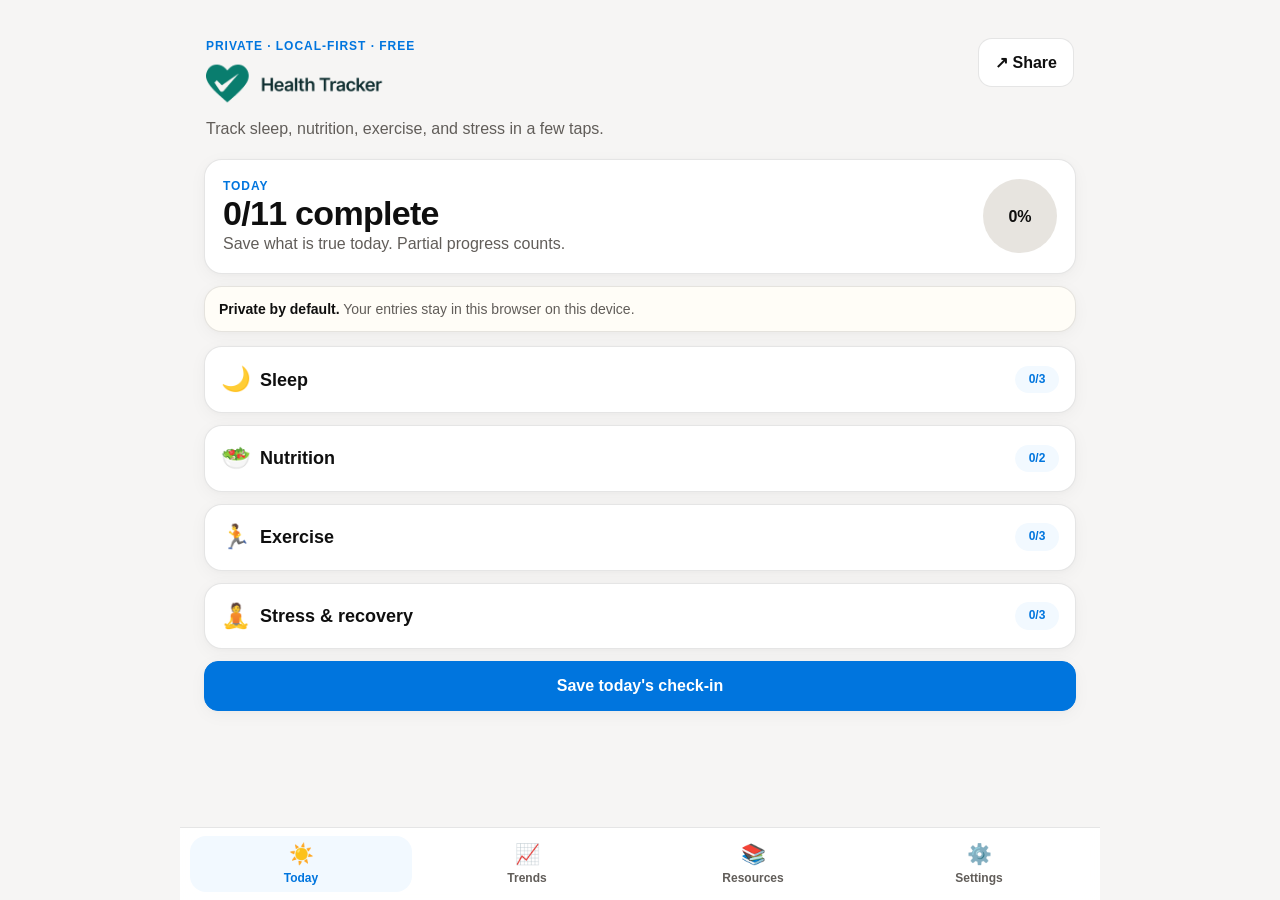
<file: index.html>
<!doctype html>
<html lang="en">
<head>
  <meta charset="utf-8">
  <meta name="viewport" content="width=device-width, initial-scale=1, viewport-fit=cover">
  <meta name="theme-color" content="#f6f5f4">
  <meta name="apple-mobile-web-app-capable" content="yes">
  <meta name="apple-mobile-web-app-title" content="Health Tracker">
  <meta name="apple-mobile-web-app-status-bar-style" content="default">
  <title>Health Tracker</title>
  <link rel="manifest" href="manifest.json?v=15">
  <link rel="icon" href="assets/icons/Health%20Tracker%20-%20App%20icon.png?v=15" type="image/png">
  <link rel="apple-touch-icon" href="assets/icons/Health%20Tracker%20-%20App%20icon.png?v=15">
  <link rel="stylesheet" href="assets/style.css?v=16">
</head>
<body>
  <div class="app-shell">
    <header class="app-header">
      <div>
        <p class="eyebrow">Private · local-first · free</p>
        <h1 class="brand-heading">
          <img src="assets/icons/Health%20Tracker%20-%20Primary%20logo%20with%20name.png" alt="Health Tracker" class="app-header-logo">
        </h1>
        <p class="subhead">Track sleep, nutrition, exercise, and stress in a few taps.</p>
      </div>
      <div class="header-actions">
        <button id="share-button" class="ghost-button" type="button" aria-label="Share Health Tracker">↗ Share</button>
        <button id="install-button" class="ghost-button" hidden>Install</button>
      </div>
    </header>

    <main>
      <section id="tab-today" class="screen active" aria-labelledby="today-title">
        <div class="summary-card">
          <div>
            <p class="eyebrow">Today</p>
            <h2 id="today-title"><span id="today-score">0/11</span> complete</h2>
            <p id="today-message" class="muted">Save what is true today. Partial progress counts.</p>
          </div>
          <div class="ring" aria-label="Today completion">
            <span id="today-percent">0%</span>
          </div>
        </div>

        <article class="privacy-strip" aria-label="Privacy note">
          <strong>Private by default.</strong> Your entries stay in this browser on this device.
        </article>

        <form id="checkin-form" class="stack" autocomplete="off">
          <article class="check-card" data-area="sleep">
            <button class="card-toggle" type="button" aria-expanded="false">
              <span><span class="emoji">🌙</span> Sleep</span><span id="sleep-score" class="pill">0/3</span>
            </button>
            <div class="card-body collapsed">
              <div class="field-grid two">
                <label>Bedtime<input type="time" id="sleep-bedtime"></label>
                <label>Wake time<input type="time" id="sleep-waketime"></label>
              </div>
              <p class="micro">Sleep length: <strong id="sleep-length">—</strong>. Goal: 8+ hours and bed before 11 pm.</p>
              <fieldset>
                <legend>Sleep quality</legend>
                <div class="quality-row" data-quality="sleep-quality">
                  <button type="button" data-value="1">😣<span>Poor</span></button>
                  <button type="button" data-value="2">😕<span>Fair</span></button>
                  <button type="button" data-value="3">😐<span>Okay</span></button>
                  <button type="button" data-value="4">😊<span>Good</span></button>
                  <button type="button" data-value="5">😄<span>Great</span></button>
                </div>
              </fieldset>
              <p class="tip">Tip: A consistent bedtime matters more than a perfect night.</p>
            </div>
          </article>

          <article class="check-card" data-area="nutrition">
            <button class="card-toggle" type="button" aria-expanded="false">
              <span><span class="emoji">🥗</span> Nutrition</span><span id="nutrition-score" class="pill">0/2</span>
            </button>
            <div class="card-body collapsed">
              <fieldset>
                <legend>Nutrition balance</legend>
                <div class="balance-row" data-rating="nutrition-balance" aria-label="Nutrition balance scale">
                  <button type="button" data-value="1"><span>Mostly snacks</span></button>
                  <button type="button" data-value="2"><span>Light balance</span></button>
                  <button type="button" data-value="3"><span>Some balance</span></button>
                  <button type="button" data-value="4"><span>Balanced</span></button>
                  <button type="button" data-value="5"><span>Very balanced</span></button>
                </div>
              </fieldset>
              <label class="switch-row"><span>Supplement taken</span><input type="checkbox" id="nutrition-supplement"></label>
              <p class="tip">Tip: Add protein or fiber before trying to restrict food.</p>
            </div>
          </article>

          <article class="check-card" data-area="exercise">
            <button class="card-toggle" type="button" aria-expanded="false">
              <span><span class="emoji">🏃</span> Exercise</span><span id="exercise-score" class="pill">0/3</span>
            </button>
            <div class="card-body collapsed">
              <div class="field-grid three">
                <label>Cardio<input inputmode="numeric" type="number" min="0" max="600" id="exercise-cardio" placeholder="0 min"></label>
                <label>Strength<input inputmode="numeric" type="number" min="0" max="600" id="exercise-weight" placeholder="0 min"></label>
                <label>Stretch<input inputmode="numeric" type="number" min="0" max="600" id="exercise-stretch" placeholder="0 min"></label>
              </div>
              <p class="tip">Tip: On low-energy days, stretch still counts.</p>
            </div>
          </article>

          <article class="check-card" data-area="stress">
            <button class="card-toggle" type="button" aria-expanded="false">
              <span><span class="emoji">🧘</span> Stress & recovery</span><span id="stress-score" class="pill">0/3</span>
            </button>
            <div class="card-body collapsed">
              <label>Meditation<input inputmode="numeric" type="number" min="0" max="600" id="stress-meditation" placeholder="0 min"></label>
              <label class="switch-row"><span>Social activity</span><input type="checkbox" id="stress-social"></label>
              <p class="micro">Examples: text or call someone, share a meal, join a class or group, attend church/community time, play with family, or offer/receive affection.</p>
              <label>Thanks/pray note<textarea id="stress-thanks" rows="3" maxlength="240" placeholder="One short gratitude, prayer, or reflection..."></textarea></label>
              <p class="tip">Tip: One short social connection or affection can support recovery.</p>
            </div>
          </article>

          <button class="primary-button" type="submit">Save today's check-in</button>
        </form>
      </section>

      <section id="tab-trends" class="screen" aria-labelledby="trends-title">
        <div class="section-heading">
          <p class="eyebrow">Patterns</p>
          <h2 id="trends-title">Trends</h2>
          <p class="muted">Simple summaries from data stored on this device.</p>
        </div>
        <div id="trend-grid" class="trend-grid"></div>
      </section>

      <section id="tab-resources" class="screen" aria-labelledby="resources-title">
        <div class="section-heading">
          <p class="eyebrow">Learn</p>
          <h2 id="resources-title">Resources</h2>
          <p class="muted">Expandable modules for your own posts, links, and reviewed starter resources.</p>
        </div>
        <div id="resource-list" class="resource-list"></div>
      </section>

      <section id="tab-settings" class="screen" aria-labelledby="settings-title">
        <div class="section-heading">
          <p class="eyebrow">Control</p>
          <h2 id="settings-title">Settings & privacy</h2>
          <p class="muted">Your check-ins stay in this browser on this device.</p>
        </div>
        <article class="info-card">
          <h3>Share Health Tracker</h3>
          <p class="muted">Share this private, free habit tracking tool with friends, family, or your community.</p>
          <button id="share-settings-button" class="primary-button" type="button">↗ Share app link</button>
        </article>
        <article class="info-card">
          <h3>Privacy promise</h3>
          <p>This beta stores check-in data only in your browser on your device. There is no account, no server database, and no email collection.</p>
        </article>
        <article class="info-card">
          <h3>Health disclaimer</h3>
          <p>This tool is for personal reflection and habit tracking only. It is not medical advice, diagnosis, or treatment. For medical questions, symptoms, or changes to care, talk with a qualified health professional.</p>
        </article>
        <article class="info-card feedback-card">
          <h3>Feedback</h3>
          <p class="muted">Use a short Google Form to send feedback to the app owner. Please do not include your email address or personal medical details.</p>
          <form id="feedback-form" class="feedback-form">
            <button class="primary-button" type="submit">Open feedback form</button>
            <p id="feedback-status" class="micro" aria-live="polite">Feedback form is connected and opens in a new tab.</p>
          </form>
        </article>
      </section>
    </main>

    <nav class="bottom-nav" aria-label="Primary navigation">
      <button data-tab="today" class="active"><span>☀️</span>Today</button>
      <button data-tab="trends"><span>📈</span>Trends</button>
      <button data-tab="resources"><span>📚</span>Resources</button>
      <button data-tab="settings"><span>⚙️</span>Settings</button>
    </nav>
  </div>
  <div id="toast" class="toast" role="status" aria-live="polite"></div>
  <script src="assets/app.js?v=15"></script>
</body>
</html>
</file>
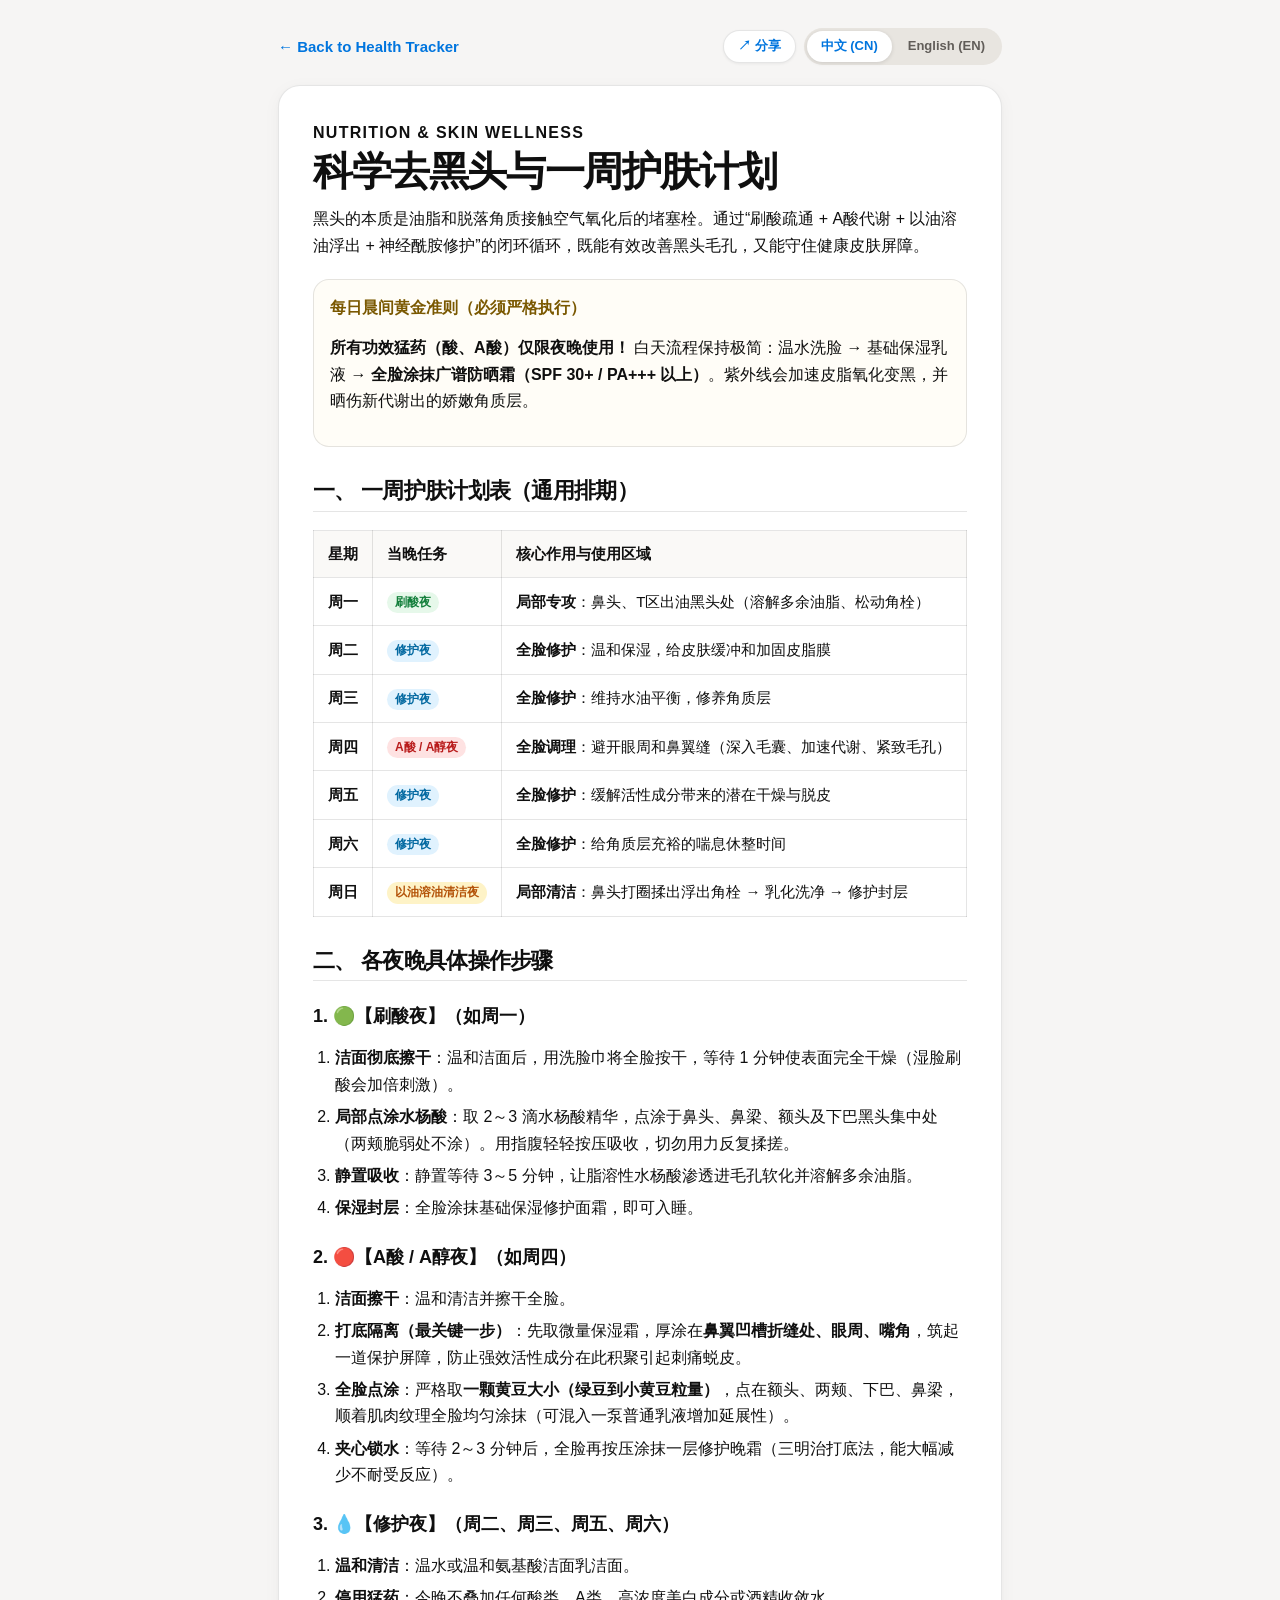
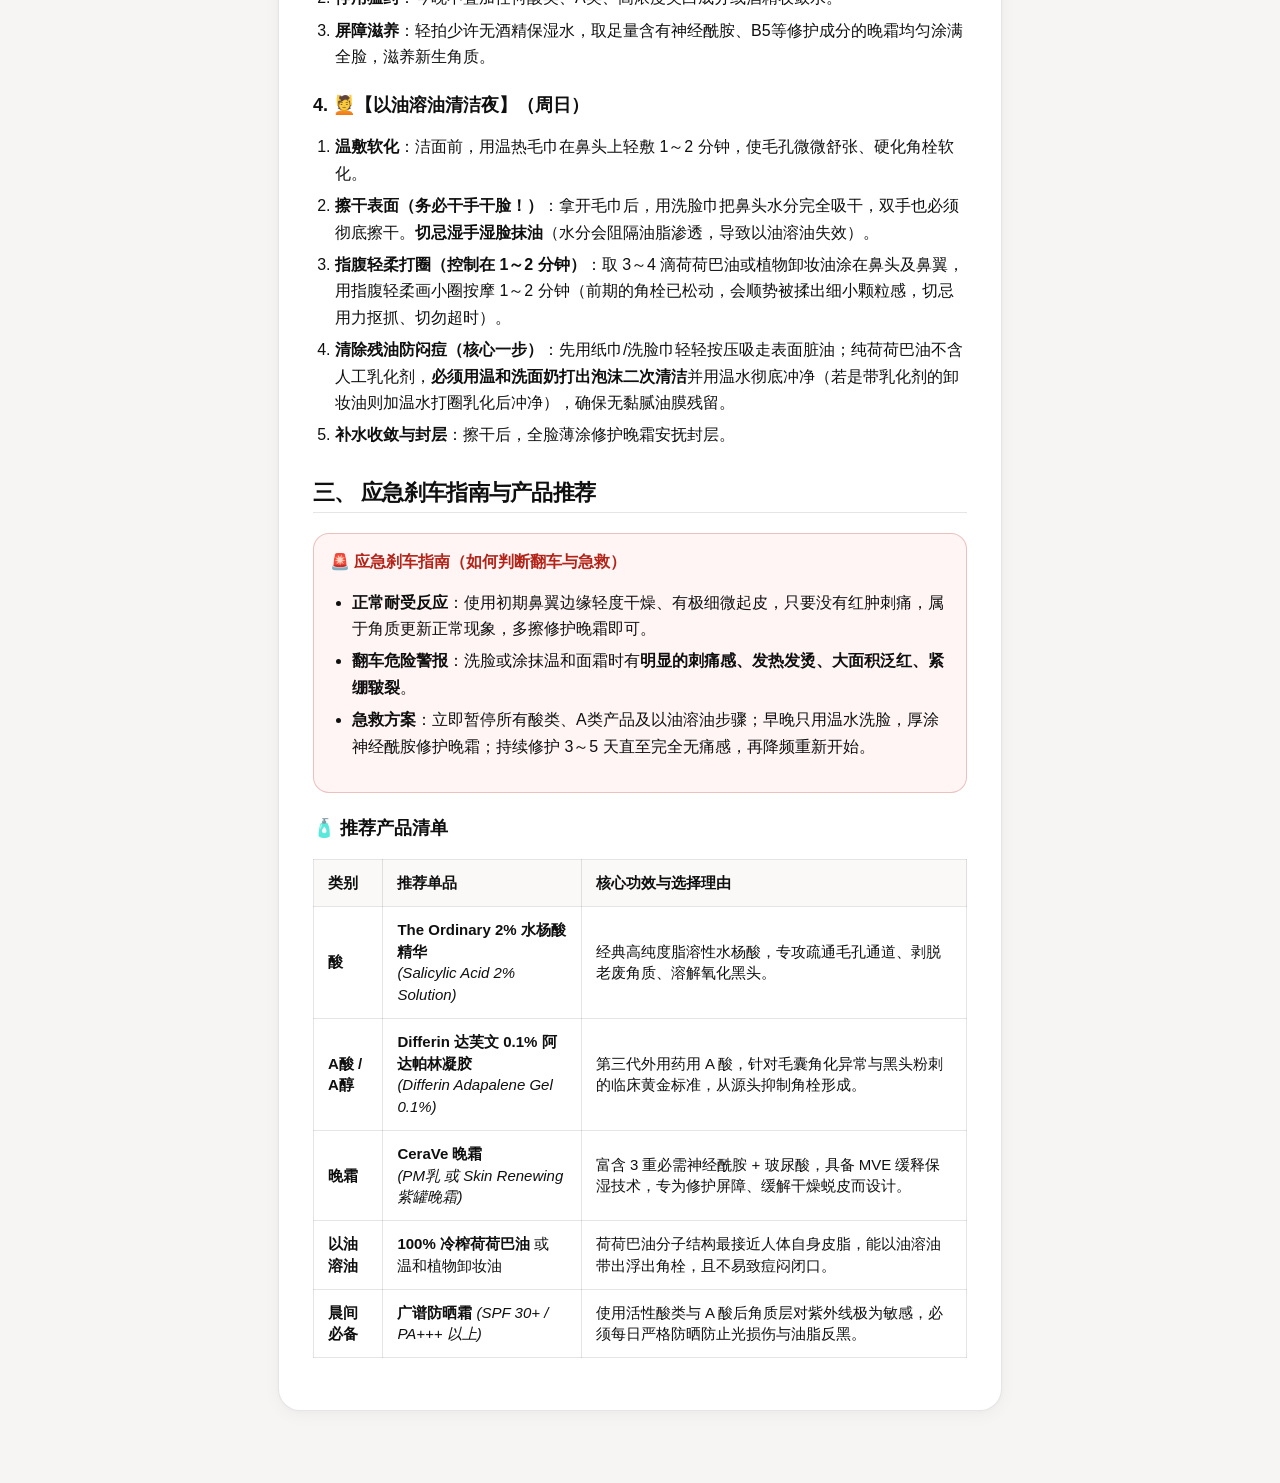
<file: posts/skincare-blackheads-routine.html>
<!doctype html>
<html lang="zh-CN">
<head>
  <meta charset="utf-8">
  <meta name="viewport" content="width=device-width, initial-scale=1">
  <meta name="theme-color" content="#f6f5f4">
  <title>科学去黑头与一周护肤计划 | Health Tracker</title>
  <link rel="stylesheet" href="../assets/style.css?v=15">
  <style>
    .post-shell { max-width: 760px; margin: 0 auto; padding: 28px 18px 72px; }
    .post-card { background: var(--panel); border: 1px solid var(--line); border-radius: 22px; box-shadow: var(--shadow); padding: clamp(20px, 5vw, 34px); }
    .top-bar { display: flex; justify-content: space-between; align-items: center; margin-bottom: 20px; flex-wrap: wrap; gap: 10px; }
    .top-bar .back-link { margin-bottom: 0; color: var(--accent); font-weight: 800; text-decoration: none; font-size: 15px; }
    .top-bar .back-link:hover { text-decoration: underline; }
    .top-actions { display: flex; align-items: center; gap: 8px; flex-wrap: wrap; }
    .share-btn { border: 1px solid var(--line); background: #ffffff; padding: 6px 14px; border-radius: 999px; font-size: 13px; font-weight: 800; color: var(--accent); cursor: pointer; transition: all .15s ease; display: inline-flex; align-items: center; gap: 4px; box-shadow: 0 1px 3px rgba(0,0,0,0.06); }
    .share-btn:hover { background: var(--soft); }
    .toast { position: fixed; left: 50%; bottom: 40px; transform: translateX(-50%) translateY(20px); background: rgba(20, 20, 20, 0.92); color: #fff; padding: 10px 18px; border-radius: 999px; font-size: 14px; font-weight: 700; opacity: 0; pointer-events: none; transition: opacity .2s ease, transform .2s ease; z-index: 1000; box-shadow: 0 6px 20px rgba(0,0,0,.2); white-space: nowrap; }
    .toast.visible { opacity: 1; transform: translateX(-50%) translateY(0); }
    
    /* Language Toggle Switch */
    .lang-switch { display: inline-flex; align-items: center; background: #e8e5e0; padding: 3px; border-radius: 999px; gap: 2px; }
    .lang-btn { border: 0; background: transparent; padding: 6px 14px; border-radius: 999px; font-size: 13px; font-weight: 800; color: var(--muted); cursor: pointer; transition: all .15s ease; }
    .lang-btn.active { background: #ffffff; color: var(--accent); box-shadow: 0 1px 4px rgba(0,0,0,0.12); }
    
    .post-card h1 { font-size: clamp(26px, 6vw, 40px); margin-bottom: 12px; line-height: 1.15; }
    .post-card h2 { font-size: 22px; margin-top: 32px; margin-bottom: 14px; border-bottom: 1px solid var(--line); padding-bottom: 8px; color: var(--text); }
    .post-card h3 { font-size: 18px; margin-top: 22px; margin-bottom: 10px; color: var(--text); }
    .post-card p, .post-card li { font-size: 16px; line-height: 1.65; color: var(--text); }
    .post-card ul, .post-card ol { padding-left: 22px; margin-bottom: 16px; }
    .post-card li { margin-bottom: 6px; }
    .tip-box { margin: 20px 0; padding: 16px; border: 1px solid var(--line); border-radius: 16px; background: #fffdf7; }
    .tip-box h3 { margin: 0 0 6px; font-size: 16px; color: #7a5800; }
    .alert-box { margin: 20px 0; padding: 16px; border: 1px solid rgba(180, 35, 24, 0.25); border-radius: 16px; background: #fff5f5; }
    .alert-box h3 { margin: 0 0 6px; font-size: 16px; color: var(--danger); }
    .table-wrap { overflow-x: auto; margin: 18px 0; }
    table { width: 100%; border-collapse: collapse; font-size: 15px; text-align: left; }
    th, td { border: 1px solid var(--line); padding: 12px 14px; }
    th { background: #faf9f7; font-weight: 800; }
    .badge { display: inline-block; padding: 2px 8px; border-radius: 999px; font-size: 12px; font-weight: 800; }
    .badge-acid { background: #e6f8ea; color: #15803d; }
    .badge-retinoid { background: #fee2e2; color: #b91c1c; }
    .badge-repair { background: #e0f2fe; color: #0369a1; }
    .badge-oil { background: #fef3c7; color: #b45309; }

    /* Language display toggle */
    .lang-en { display: none; }
    body.show-en .lang-zh { display: none; }
    body.show-en .lang-en { display: block; }
  </style>
</head>
<body>
  <main class="post-shell">
    <div class="top-bar">
      <a class="back-link" href="../index.html#resources">← Back to Health Tracker</a>
      <div class="top-actions">
        <button type="button" id="share-post-btn" class="share-btn" onclick="sharePost()">
          <span>↗</span> <span id="share-label">分享</span>
        </button>
        <div class="lang-switch" role="group" aria-label="Language Selector">
          <button type="button" id="btn-zh" class="lang-btn active" onclick="setLang('zh')">中文 (CN)</button>
          <button type="button" id="btn-en" class="lang-btn" onclick="setLang('en')">English (EN)</button>
        </div>
      </div>
    </div>

    <!-- ==================== CHINESE CONTENT ==================== -->
    <article class="post-card lang-zh">
      <p class="eyebrow">Nutrition & Skin Wellness</p>
      <h1>科学去黑头与一周护肤计划</h1>
      <p class="subhead">黑头的本质是油脂和脱落角质接触空气氧化后的堵塞栓。通过“刷酸疏通 + A酸代谢 + 以油溶油浮出 + 神经酰胺修护”的闭环循环，既能有效改善黑头毛孔，又能守住健康皮肤屏障。</p>

      <section class="tip-box">
        <h3>每日晨间黄金准则（必须严格执行）</h3>
        <p><strong>所有功效猛药（酸、A酸）仅限夜晚使用！</strong> 白天流程保持极简：温水洗脸 → 基础保湿乳液 → <strong>全脸涂抹广谱防晒霜（SPF 30+ / PA+++ 以上）</strong>。紫外线会加速皮脂氧化变黑，并晒伤新代谢出的娇嫩角质层。</p>
      </section>

      <h2>一、 一周护肤计划表（通用排期）</h2>
      <div class="table-wrap">
        <table>
          <thead>
            <tr>
              <th>星期</th>
              <th>当晚任务</th>
              <th>核心作用与使用区域</th>
            </tr>
          </thead>
          <tbody>
            <tr>
              <td><strong>周一</strong></td>
              <td><span class="badge badge-acid">刷酸夜</span></td>
              <td><strong>局部专攻</strong>：鼻头、T区出油黑头处（溶解多余油脂、松动角栓）</td>
            </tr>
            <tr>
              <td><strong>周二</strong></td>
              <td><span class="badge badge-repair">修护夜</span></td>
              <td><strong>全脸修护</strong>：温和保湿，给皮肤缓冲和加固皮脂膜</td>
            </tr>
            <tr>
              <td><strong>周三</strong></td>
              <td><span class="badge badge-repair">修护夜</span></td>
              <td><strong>全脸修护</strong>：维持水油平衡，修养角质层</td>
            </tr>
            <tr>
              <td><strong>周四</strong></td>
              <td><span class="badge badge-retinoid">A酸 / A醇夜</span></td>
              <td><strong>全脸调理</strong>：避开眼周和鼻翼缝（深入毛囊、加速代谢、紧致毛孔）</td>
            </tr>
            <tr>
              <td><strong>周五</strong></td>
              <td><span class="badge badge-repair">修护夜</span></td>
              <td><strong>全脸修护</strong>：缓解活性成分带来的潜在干燥与脱皮</td>
            </tr>
            <tr>
              <td><strong>周六</strong></td>
              <td><span class="badge badge-repair">修护夜</span></td>
              <td><strong>全脸修护</strong>：给角质层充裕的喘息休整时间</td>
            </tr>
            <tr>
              <td><strong>周日</strong></td>
              <td><span class="badge badge-oil">以油溶油清洁夜</span></td>
              <td><strong>局部清洁</strong>：鼻头打圈揉出浮出角栓 → 乳化洗净 → 修护封层</td>
            </tr>
          </tbody>
        </table>
      </div>

      <h2>二、 各夜晚具体操作步骤</h2>

      <h3>1. 🟢【刷酸夜】（如周一）</h3>
      <ol>
        <li><strong>洁面彻底擦干</strong>：温和洁面后，用洗脸巾将全脸按干，等待 1 分钟使表面完全干燥（湿脸刷酸会加倍刺激）。</li>
        <li><strong>局部点涂水杨酸</strong>：取 2～3 滴水杨酸精华，点涂于鼻头、鼻梁、额头及下巴黑头集中处（两颊脆弱处不涂）。用指腹轻轻按压吸收，切勿用力反复揉搓。</li>
        <li><strong>静置吸收</strong>：静置等待 3～5 分钟，让脂溶性水杨酸渗透进毛孔软化并溶解多余油脂。</li>
        <li><strong>保湿封层</strong>：全脸涂抹基础保湿修护面霜，即可入睡。</li>
      </ol>

      <h3>2. 🔴【A酸 / A醇夜】（如周四）</h3>
      <ol>
        <li><strong>洁面擦干</strong>：温和清洁并擦干全脸。</li>
        <li><strong>打底隔离（最关键一步）</strong>：先取微量保湿霜，厚涂在<strong>鼻翼凹槽折缝处、眼周、嘴角</strong>，筑起一道保护屏障，防止强效活性成分在此积聚引起刺痛蜕皮。</li>
        <li><strong>全脸点涂</strong>：严格取<strong>一颗黄豆大小（绿豆到小黄豆粒量）</strong>，点在额头、两颊、下巴、鼻梁，顺着肌肉纹理全脸均匀涂抹（可混入一泵普通乳液增加延展性）。</li>
        <li><strong>夹心锁水</strong>：等待 2～3 分钟后，全脸再按压涂抹一层修护晚霜（三明治打底法，能大幅减少不耐受反应）。</li>
      </ol>

      <h3>3. 💧【修护夜】（周二、周三、周五、周六）</h3>
      <ol>
        <li><strong>温和清洁</strong>：温水或温和氨基酸洁面乳洁面。</li>
        <li><strong>停用猛药</strong>：今晚不叠加任何酸类、A类、高浓度美白成分或酒精收敛水。</li>
        <li><strong>屏障滋养</strong>：轻拍少许无酒精保湿水，取足量含有神经酰胺、B5等修护成分的晚霜均匀涂满全脸，滋养新生角质。</li>
      </ol>

      <h3>4. 💆【以油溶油清洁夜】（周日）</h3>
      <ol>
        <li><strong>温敷软化</strong>：洁面前，用温热毛巾在鼻头上轻敷 1～2 分钟，使毛孔微微舒张、硬化角栓软化。</li>
        <li><strong>擦干表面（务必干手干脸！）</strong>：拿开毛巾后，用洗脸巾把鼻头水分完全吸干，双手也必须彻底擦干。<strong>切忌湿手湿脸抹油</strong>（水分会阻隔油脂渗透，导致以油溶油失效）。</li>
        <li><strong>指腹轻柔打圈（控制在 1～2 分钟）</strong>：取 3～4 滴荷荷巴油或植物卸妆油涂在鼻头及鼻翼，用指腹轻柔画小圈按摩 1～2 分钟（前期的角栓已松动，会顺势被揉出细小颗粒感，切忌用力抠抓、切勿超时）。</li>
        <li><strong>清除残油防闷痘（核心一步）</strong>：先用纸巾/洗脸巾轻轻按压吸走表面脏油；纯荷荷巴油不含人工乳化剂，<strong>必须用温和洗面奶打出泡沫二次清洁</strong>并用温水彻底冲净（若是带乳化剂的卸妆油则加温水打圈乳化后冲净），确保无黏腻油膜残留。</li>
        <li><strong>补水收敛与封层</strong>：擦干后，全脸薄涂修护晚霜安抚封层。</li>
      </ol>

      <h2>三、 应急刹车指南与产品推荐</h2>

      <section class="alert-box">
        <h3>🚨 应急刹车指南（如何判断翻车与急救）</h3>
        <ul>
          <li><strong>正常耐受反应</strong>：使用初期鼻翼边缘轻度干燥、有极细微起皮，只要没有红肿刺痛，属于角质更新正常现象，多擦修护晚霜即可。</li>
          <li><strong>翻车危险警报</strong>：洗脸或涂抹温和面霜时有<strong>明显的刺痛感、发热发烫、大面积泛红、紧绷皲裂</strong>。</li>
          <li><strong>急救方案</strong>：立即暂停所有酸类、A类产品及以油溶油步骤；早晚只用温水洗脸，厚涂神经酰胺修护晚霜；持续修护 3～5 天直至完全无痛感，再降频重新开始。</li>
        </ul>
      </section>

      <h3>🧴 推荐产品清单</h3>
      <div class="table-wrap">
        <table>
          <thead>
            <tr>
              <th>类别</th>
              <th>推荐单品</th>
              <th>核心功效与选择理由</th>
            </tr>
          </thead>
          <tbody>
            <tr>
              <td><strong>酸</strong></td>
              <td><strong>The Ordinary 2% 水杨酸精华</strong><br><em>(Salicylic Acid 2% Solution)</em></td>
              <td>经典高纯度脂溶性水杨酸，专攻疏通毛孔通道、剥脱老废角质、溶解氧化黑头。</td>
            </tr>
            <tr>
              <td><strong>A酸 / A醇</strong></td>
              <td><strong>Differin 达芙文 0.1% 阿达帕林凝胶</strong><br><em>(Differin Adapalene Gel 0.1%)</em></td>
              <td>第三代外用药用 A 酸，针对毛囊角化异常与黑头粉刺的临床黄金标准，从源头抑制角栓形成。</td>
            </tr>
            <tr>
              <td><strong>晚霜</strong></td>
              <td><strong>CeraVe 晚霜</strong><br><em>(PM乳 或 Skin Renewing 紫罐晚霜)</em></td>
              <td>富含 3 重必需神经酰胺 + 玻尿酸，具备 MVE 缓释保湿技术，专为修护屏障、缓解干燥蜕皮而设计。</td>
            </tr>
            <tr>
              <td><strong>以油溶油</strong></td>
              <td><strong>100% 冷榨荷荷巴油</strong> 或 温和植物卸妆油</td>
              <td>荷荷巴油分子结构最接近人体自身皮脂，能以油溶油带出浮出角栓，且不易致痘闷闭口。</td>
            </tr>
            <tr>
              <td><strong>晨间必备</strong></td>
              <td><strong>广谱防晒霜</strong> <em>(SPF 30+ / PA+++ 以上)</em></td>
              <td>使用活性酸类与 A 酸后角质层对紫外线极为敏感，必须每日严格防晒防止光损伤与油脂反黑。</td>
            </tr>
          </tbody>
        </table>
      </div>
    </article>

    <!-- ==================== ENGLISH CONTENT ==================== -->
    <article class="post-card lang-en">
      <p class="eyebrow">Nutrition & Skin Wellness</p>
      <h1>Scientific Blackhead Removal & Weekly Skincare Routine</h1>
      <p class="subhead">Blackheads are plugs of oxidized sebum and dead skin cells trapped inside follicles. By practicing a closed-loop cycle of "BHA exfoliation + Retinoid renewal + Oil dissolution + Ceramide barrier repair," you can clear clogged pores and improve texture while keeping your moisture barrier intact.</p>

      <section class="tip-box">
        <h3>Daily Morning Golden Rule (Mandatory)</h3>
        <p><strong>All potent active ingredients (Acids, Retinoids) are strictly for NIGHT use only!</strong> Keep mornings minimal: Rinse with lukewarm water → Gentle moisturizer → <strong>Broad-Spectrum Sunscreen (SPF 30+ / PA+++)</strong>. UV exposure rapidly oxidizes sebum into dark blackheads and damages newly exfoliated skin.</p>
      </section>

      <h2>1. Weekly Skincare Schedule (General Routine)</h2>
      <div class="table-wrap">
        <table>
          <thead>
            <tr>
              <th>Day</th>
              <th>Night Focus</th>
              <th>Target Area & Purpose</th>
            </tr>
          </thead>
          <tbody>
            <tr>
              <td><strong>Monday</strong></td>
              <td><span class="badge badge-acid">BHA Exfoliation Night</span></td>
              <td><strong>Targeted T-Zone</strong>: Nose and oily areas (dissolves excess sebum and loosens hardened plugs).</td>
            </tr>
            <tr>
              <td><strong>Tuesday</strong></td>
              <td><span class="badge badge-repair">Barrier Repair Night</span></td>
              <td><strong>Full Face</strong>: Gentle hydration to buffer and rebuild the skin lipid barrier.</td>
            </tr>
            <tr>
              <td><strong>Wednesday</strong></td>
              <td><span class="badge badge-repair">Barrier Repair Night</span></td>
              <td><strong>Full Face</strong>: Balances moisture levels and lets the stratum corneum recuperate.</td>
            </tr>
            <tr>
              <td><strong>Thursday</strong></td>
              <td><span class="badge badge-retinoid">Retinoid Night</span></td>
              <td><strong>Full Face</strong>: Avoid eye contour & nasal fold creases (deep cellular renewal, refines pore walls).</td>
            </tr>
            <tr>
              <td><strong>Friday</strong></td>
              <td><span class="badge badge-repair">Barrier Repair Night</span></td>
              <td><strong>Full Face</strong>: Relieves potential dryness or tightness following active treatments.</td>
            </tr>
            <tr>
              <td><strong>Saturday</strong></td>
              <td><span class="badge badge-repair">Barrier Repair Night</span></td>
              <td><strong>Full Face</strong>: Ample rest and nourishment period for skin barrier stability.</td>
            </tr>
            <tr>
              <td><strong>Sunday</strong></td>
              <td><span class="badge badge-oil">Oil Cleansing Night</span></td>
              <td><strong>Targeted Nose</strong>: Gentle circular massage to roll out loosened plugs → Emulsify & rinse → Barrier cream.</td>
            </tr>
          </tbody>
        </table>
      </div>

      <h2>2. Step-by-Step Nightly Procedures</h2>

      <h3>1. 🟢 BHA Exfoliation Night (e.g., Monday)</h3>
      <ol>
        <li><strong>Cleanse & Dry Completely</strong>: Wash with a mild cleanser and pat thoroughly dry with a clean towel. Wait 1 full minute to ensure skin is bone dry (applying acids to damp skin increases penetration rate and risk of irritation).</li>
        <li><strong>Targeted Application</strong>: Dispense 2–3 drops of salicylic acid serum and gently pat over the nose, nose bridge, forehead, and chin where blackheads concentrate (skip delicate dry cheeks). Pat gently—do not scrub vigorously.</li>
        <li><strong>Allow to Penetrate</strong>: Wait 3–5 minutes for the lipid-soluble BHA to penetrate into pores and dissolve trapped oil.</li>
        <li><strong>Moisturize & Seal</strong>: Apply a layer of gentle barrier night cream across the whole face, then sleep.</li>
      </ol>

      <h3>2. 🔴 Retinoid Night (e.g., Thursday)</h3>
      <ol>
        <li><strong>Cleanse & Dry</strong>: Wash gently and pat face completely dry.</li>
        <li><strong>Buffer Delicate Zones (Crucial)</strong>: Dab a small amount of basic moisturizer into the <strong>nasal crease folds, eye contour, and lip corners</strong> to form an occlusive shield, preventing retinoid from pooling and causing raw peeling.</li>
        <li><strong>Pea-Sized Amount</strong>: Strictly use a <strong>pea-sized amount</strong>. Dot across forehead, cheeks, chin, and nose bridge, then smooth evenly over the face (you can blend with a pump of light moisturizer to improve spreadability).</li>
        <li><strong>Sandwich Lock-in</strong>: Wait 2–3 minutes, then seal with another layer of barrier night cream (the "Sandwich Method" significantly reduces retinization side effects).</li>
      </ol>

      <h3>3. 💧 Barrier Repair Nights (Tue, Wed, Fri, Sat)</h3>
      <ol>
        <li><strong>Gentle Cleanse</strong>: Wash with lukewarm water or a mild amino-acid face wash.</li>
        <li><strong>No Potent Actives</strong>: Do not layer any acids, retinoids, high-percentage brightening serums, or alcohol toners tonight.</li>
        <li><strong>Deep Nourishment</strong>: Pat an alcohol-free hydrating toner if desired, then apply a generous layer of ceramide- and B5-rich night cream to support healthy stratum corneum regeneration.</li>
      </ol>

      <h3>4. 💆 Oil Cleansing Night (Sunday)</h3>
      <ol>
        <li><strong>Warm Compress</strong>: Before cleansing, place a warm, damp cloth over the nose for 1–2 minutes to relax pores and soften hardened sebum plugs.</li>
        <li><strong>Pat Completely Dry (Dry Hands & Dry Face Mandatory!)</strong>: Remove the cloth and gently pat the skin completely dry with a clean tissue; ensure hands are bone dry as well. <strong>Never apply oil to wet skin</strong> (moisture creates a barrier that blocks oil penetration and prevents effective dissolution).</li>
        <li><strong>Gentle Circular Massage (1–2 Minutes Only)</strong>: Dispense 3–4 drops of jojoba oil or cleansing oil onto fingertips and massage gently in small circles over the nose for 1–2 minutes (loosened plugs will slide out naturally as tiny grains—never scratch with nails or exceed 2 minutes).</li>
        <li><strong>Remove Residue to Prevent Breakouts (Crucial Step)</strong>: Gently press a tissue or cloth to blot away excess surface oil. Pure jojoba oil does not contain built-in emulsifiers, so <strong>you must follow with a gentle foaming/amino-acid wash to thoroughly remove all dissolved oil residue</strong> (or massage with warm water to emulsify if using a formulated cleansing oil), ensuring no heavy oily film remains.</li>
        <li><strong>Soothe & Seal</strong>: Pat dry and apply a barrier night cream across the face to soothe and lock in hydration.</li>
      </ol>

      <h2>3. Emergency Brakes & Recommended Products</h2>

      <section class="alert-box">
        <h3>🚨 Emergency Brakes (Warning Signs & Action Protocol)</h3>
        <ul>
          <li><strong>Normal Adjustment</strong>: Mild dryness or slight flaking along the sides of the nose without stinging or erythema is typical cell turnover; simply moisturize more.</li>
          <li><strong>Barrier Breakdown Signs</strong>: A noticeable burning or stinging sensation when washing or applying mild moisturizer, visible redness, heat, or raw tightness.</li>
          <li><strong>Emergency Protocol</strong>: Immediately halt all acids, retinoids, and oil rubbing; cleanse only with lukewarm water; generously apply ceramide barrier cream; maintain pure recovery for 3–5 days until completely symptom-free before restarting at a lower frequency.</li>
        </ul>
      </section>

      <h3>🧴 Recommended Product Arsenal</h3>
      <div class="table-wrap">
        <table>
          <thead>
            <tr>
              <th>Category</th>
              <th>Recommended Item</th>
              <th>Core Function & Key Benefits</th>
            </tr>
          </thead>
          <tbody>
            <tr>
              <td><strong>Acid</strong></td>
              <td><strong>The Ordinary 2% Salicylic Acid Solution</strong></td>
              <td>Classic high-purity, oil-soluble BHA designed to penetrate the pore lining, dissolve sebum, and exfoliate dead cells.</td>
            </tr>
            <tr>
              <td><strong>Retinoid</strong></td>
              <td><strong>Differin Adapalene Gel 0.1%</strong></td>
              <td>3rd-generation pharmaceutical retinoid; clinical gold standard for normalizing keratinization and clearing stubborn comedones from the root.</td>
            </tr>
            <tr>
              <td><strong>Night Cream</strong></td>
              <td><strong>CeraVe Night Cream</strong><br><em>(PM Lotion or Skin Renewing Night Cream)</em></td>
              <td>Formulated with 3 essential ceramides, hyaluronic acid, and MVE slow-release delivery to restore the barrier and relieve flaking from actives.</td>
            </tr>
            <tr>
              <td><strong>Oil Cleansing</strong></td>
              <td><strong>100% Cold-Pressed Jojoba Oil</strong> or Gentle Plant Oil</td>
              <td>Its molecular structure closely mimics human sebum, effectively dissolving softened plugs without clogging follicles.</td>
            </tr>
            <tr>
              <td><strong>Morning Essential</strong></td>
              <td><strong>Broad-Spectrum Sunscreen</strong> <em>(SPF 30+ / PA+++)</em></td>
              <td>Exfoliated skin is highly susceptible to UV damage and rapid sebum oxidation; daily sunscreen is non-negotiable.</td>
            </tr>
          </tbody>
        </table>
      </div>
    </article>
  </main>

  <div id="toast" class="toast" role="status" aria-live="polite"></div>
  <script>
    function showToast(message) {
      let toast = document.getElementById('toast');
      if (!toast) {
        toast = document.createElement('div');
        toast.id = 'toast';
        toast.className = 'toast';
        document.body.appendChild(toast);
      }
      toast.textContent = message;
      toast.classList.add('visible');
      clearTimeout(showToast._timer);
      showToast._timer = setTimeout(() => { toast.classList.remove('visible'); }, 2200);
    }

    async function sharePost() {
      const isEn = document.body.classList.contains('show-en');
      const isLocal = !window.location.origin || window.location.origin === 'null' || window.location.origin.startsWith('file:');
      const postUrl = isLocal 
        ? 'https://health-tracker-app-beta.netlify.app/posts/skincare-blackheads-routine.html'
        : window.location.href.split('#')[0] + (isEn ? '#en' : '');
      const shareData = {
        title: isEn ? 'Scientific Blackhead Removal & Weekly Skincare Routine' : '科学去黑头与一周护肤计划',
        text: isEn 
          ? 'Check out this practical weekly routine for blackhead removal, chemical exfoliation, and skin barrier repair.'
          : '兼顾去黑头、细化毛孔与屏障修护的一周循环护肤法，附通用排期与实操指南。',
        url: postUrl
      };
      if (navigator.share) {
        try {
          await navigator.share(shareData);
          return;
        } catch (e) {
          if (e.name === 'AbortError') return;
        }
      }
      if (navigator.clipboard && navigator.clipboard.writeText) {
        try {
          await navigator.clipboard.writeText(postUrl);
          showToast(isEn ? 'Post link copied to clipboard!' : '文章链接已复制到剪贴板！');
          return;
        } catch (e) {}
      }
      prompt(isEn ? 'Copy link to share:' : '复制以下链接进行分享：', postUrl);
    }

    function setLang(lang) {
      const isEn = lang === 'en';
      document.body.classList.toggle('show-en', isEn);
      document.getElementById('btn-zh').classList.toggle('active', !isEn);
      document.getElementById('btn-en').classList.toggle('active', isEn);
      document.documentElement.lang = isEn ? 'en' : 'zh-CN';
      document.title = isEn ? 'Blackhead Removal & Weekly Skincare Routine | Health Tracker' : '科学去黑头与一周护肤计划 | Health Tracker';
      const shareLabel = document.getElementById('share-label');
      if (shareLabel) shareLabel.textContent = isEn ? 'Share' : '分享';
      try {
        localStorage.setItem('skincare_post_lang', lang);
      } catch (e) {}
    }

    // Auto-detect saved preference or hash
    (function initLang() {
      try {
        const saved = localStorage.getItem('skincare_post_lang');
        if (saved === 'en' || location.hash === '#en') {
          setLang('en');
        } else {
          setLang('zh');
        }
      } catch (e) {
        setLang('zh');
      }
    })();
  </script>
</body>
</html>
</file>
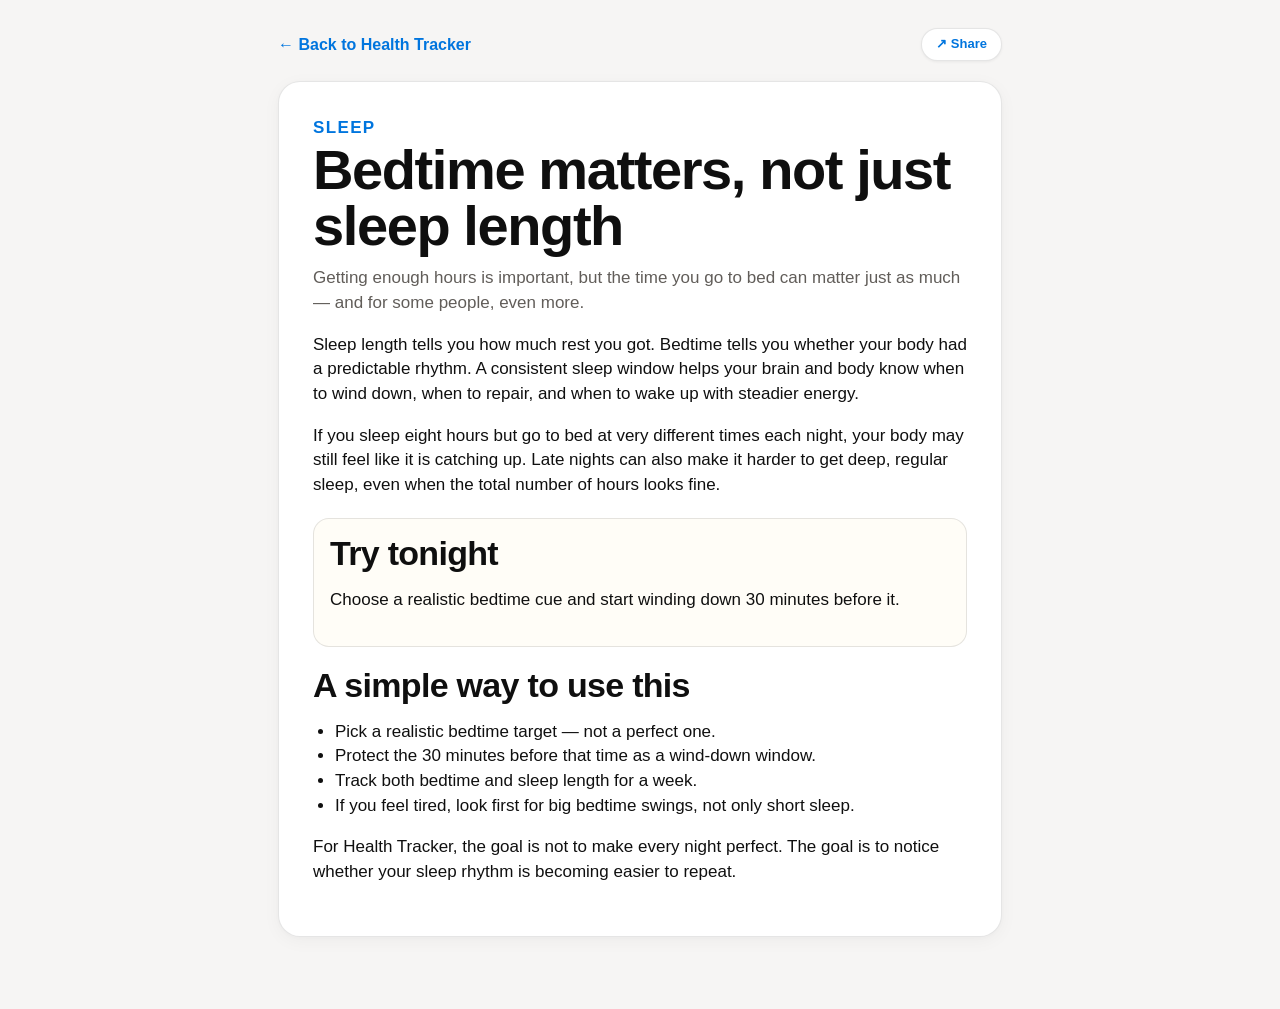
<file: posts/sleep-timing-matters.html>
<!doctype html>
<html lang="en">
<head>
  <meta charset="utf-8">
  <meta name="viewport" content="width=device-width, initial-scale=1">
  <meta name="theme-color" content="#f6f5f4">
  <title>Why bedtime matters | Health Tracker</title>
  <link rel="stylesheet" href="../assets/style.css?v=9">
  <style>
    .post-shell { max-width: 760px; margin: 0 auto; padding: 28px 18px 72px; }
    .post-card { background: var(--panel); border: 1px solid var(--line); border-radius: 22px; box-shadow: var(--shadow); padding: clamp(20px, 5vw, 34px); }
    .post-card h1 { font-size: clamp(34px, 8vw, 56px); margin-bottom: 12px; }
    .post-card p, .post-card li { font-size: 17px; }
    .post-card ul { padding-left: 22px; }
    .top-bar { display: flex; justify-content: space-between; align-items: center; margin-bottom: 20px; flex-wrap: wrap; gap: 10px; }
    .top-bar .back-link { margin-bottom: 0; color: var(--accent); font-weight: 800; text-decoration: none; }
    .top-bar .back-link:hover { text-decoration: underline; }
    .share-btn { border: 1px solid var(--line); background: #ffffff; padding: 6px 14px; border-radius: 999px; font-size: 13px; font-weight: 800; color: var(--accent); cursor: pointer; transition: all .15s ease; display: inline-flex; align-items: center; gap: 4px; box-shadow: 0 1px 3px rgba(0,0,0,0.06); }
    .share-btn:hover { background: var(--soft); }
    .toast { position: fixed; left: 50%; bottom: 40px; transform: translateX(-50%) translateY(20px); background: rgba(20, 20, 20, 0.92); color: #fff; padding: 10px 18px; border-radius: 999px; font-size: 14px; font-weight: 700; opacity: 0; pointer-events: none; transition: opacity .2s ease, transform .2s ease; z-index: 1000; box-shadow: 0 6px 20px rgba(0,0,0,.2); white-space: nowrap; }
    .toast.visible { opacity: 1; transform: translateX(-50%) translateY(0); }
    .try-box { margin: 20px 0; padding: 16px; border: 1px solid var(--line); border-radius: 16px; background: #fffdf7; }
    .try-box h2 { margin-bottom: 6px; }
  </style>
</head>
<body>
  <main class="post-shell">
    <div class="top-bar">
      <a class="back-link" href="../index.html#resources">← Back to Health Tracker</a>
      <button type="button" class="share-btn" onclick="sharePost()"><span>↗</span> Share</button>
    </div>
    <article class="post-card">
      <p class="eyebrow">Sleep</p>
      <h1>Bedtime matters, not just sleep length</h1>
      <p class="subhead">Getting enough hours is important, but the time you go to bed can matter just as much — and for some people, even more.</p>

      <p>Sleep length tells you how much rest you got. Bedtime tells you whether your body had a predictable rhythm. A consistent sleep window helps your brain and body know when to wind down, when to repair, and when to wake up with steadier energy.</p>

      <p>If you sleep eight hours but go to bed at very different times each night, your body may still feel like it is catching up. Late nights can also make it harder to get deep, regular sleep, even when the total number of hours looks fine.</p>

      <section class="try-box">
        <h2>Try tonight</h2>
        <p>Choose a realistic bedtime cue and start winding down 30 minutes before it.</p>
      </section>

      <h2>A simple way to use this</h2>
      <ul>
        <li>Pick a realistic bedtime target — not a perfect one.</li>
        <li>Protect the 30 minutes before that time as a wind-down window.</li>
        <li>Track both bedtime and sleep length for a week.</li>
        <li>If you feel tired, look first for big bedtime swings, not only short sleep.</li>
      </ul>

      <p>For Health Tracker, the goal is not to make every night perfect. The goal is to notice whether your sleep rhythm is becoming easier to repeat.</p>
    </article>
  </main>

  <div id="toast" class="toast" role="status" aria-live="polite"></div>
  <script>
    function showToast(message) {
      let toast = document.getElementById('toast');
      if (!toast) {
        toast = document.createElement('div');
        toast.id = 'toast';
        toast.className = 'toast';
        document.body.appendChild(toast);
      }
      toast.textContent = message;
      toast.classList.add('visible');
      clearTimeout(showToast._timer);
      showToast._timer = setTimeout(() => { toast.classList.remove('visible'); }, 2200);
    }

    async function sharePost() {
      const isLocal = !window.location.origin || window.location.origin === 'null' || window.location.origin.startsWith('file:');
      const postUrl = isLocal 
        ? 'https://health-tracker-app-beta.netlify.app/posts/sleep-timing-matters.html'
        : window.location.href;
      const shareData = {
        title: 'Bedtime matters, not just sleep length | Health Tracker',
        text: 'A short note on why a steady bedtime can be as important as total sleep hours.',
        url: postUrl
      };
      if (navigator.share) {
        try {
          await navigator.share(shareData);
          return;
        } catch (e) {
          if (e.name === 'AbortError') return;
        }
      }
      if (navigator.clipboard && navigator.clipboard.writeText) {
        try {
          await navigator.clipboard.writeText(postUrl);
          showToast('Link copied to clipboard!');
          return;
        } catch (e) {}
      }
      prompt('Copy link to share:', postUrl);
    }
  </script>
</body>
</html>
</file>
<file: assets/style.css>
* { box-sizing: border-box; }
:root {
  color-scheme: light;
  --bg:#f6f5f4; --panel:#ffffff; --text:rgba(0,0,0,.94); --muted:#615d59; --soft:#f2f9ff;
  --line:rgba(0,0,0,.10); --accent:#0075de; --accent-dark:#005bab; --green:#1aae39;
  --orange:#dd5b00; --danger:#b42318; --shadow:rgba(0,0,0,.04) 0 4px 18px, rgba(0,0,0,.02) 0 1px 5px;
  --sleep:#6c5ce7; --nutrition:#0f9f6e; --exercise:#e86f3a; --stress:#2f80ed;
}
body { margin:0; background:var(--bg); color:var(--text); font-family: Inter, -apple-system, BlinkMacSystemFont, "Segoe UI", sans-serif; line-height:1.45; }
button, input, textarea, select { font:inherit; }
.app-shell { max-width:920px; min-height:100vh; margin:0 auto; padding:18px 16px 156px; }
.app-header { display:flex; justify-content:space-between; align-items:flex-start; gap:12px; padding:10px 2px 18px; }
.header-actions { display:flex; align-items:center; gap:8px; flex-shrink:0; }
.brand-heading { margin:4px 0 6px; line-height:1; }
.app-header-logo { height:clamp(38px, 9vw, 52px); width:auto; max-width:100%; object-fit:contain; display:block; }
.toast { position:fixed; left:50%; bottom:80px; transform:translateX(-50%) translateY(20px); background:rgba(20,20,20,.92); color:#fff; padding:10px 18px; border-radius:999px; font-size:14px; font-weight:700; opacity:0; pointer-events:none; transition:opacity .2s ease, transform .2s ease; z-index:1000; box-shadow:0 6px 20px rgba(0,0,0,.2); white-space:nowrap; }
.toast.visible { opacity:1; transform:translateX(-50%) translateY(0); }
h1 { margin:2px 0 4px; font-size:clamp(30px, 8vw, 52px); line-height:1; letter-spacing:-1.4px; }
h2 { margin:0; font-size:clamp(24px, 6vw, 34px); line-height:1.08; letter-spacing:-.7px; }
h3 { margin:0 0 6px; font-size:18px; }
.eyebrow { margin:0; color:var(--accent); font-size:12px; font-weight:700; letter-spacing:.08em; text-transform:uppercase; }
.subhead, .muted, .micro { color:var(--muted); margin:0; }
.subhead { font-size:16px; }
.micro { font-size:13px; }
.screen { display:none; }
.screen.active { display:block; }
.summary-card, .check-card, .info-card, .resource-card, .trend-card, .privacy-strip { background:var(--panel); border:1px solid var(--line); border-radius:18px; box-shadow:var(--shadow); }
.summary-card { display:flex; align-items:center; justify-content:space-between; gap:12px; padding:18px; margin-bottom:12px; }
.privacy-strip { padding:12px 14px; margin-bottom:14px; background:#fffdf7; color:var(--muted); font-size:14px; }
.privacy-strip strong { color:var(--text); }
.ring { width:74px; height:74px; flex:0 0 auto; border-radius:50%; display:grid; place-items:center; background:conic-gradient(var(--accent) 0deg, #e7e4df 0deg); font-weight:800; color:var(--text); }
.stack { display:grid; gap:12px; }
.card-toggle { width:100%; display:flex; justify-content:space-between; align-items:center; gap:10px; min-height:58px; padding:15px 16px; border:0; background:transparent; color:var(--text); text-align:left; font-weight:800; font-size:18px; cursor:pointer; }
.card-toggle span:first-child { display:flex; align-items:center; gap:9px; }
.emoji { font-size:24px; }
.pill { display:inline-flex; align-items:center; justify-content:center; min-width:44px; padding:5px 9px; border-radius:999px; background:var(--soft); color:var(--accent); font-size:12px; font-weight:800; }
.card-body { display:grid; gap:12px; padding:0 16px 16px; }
.card-body.collapsed { display:none; }
.field-grid { display:grid; gap:10px; }
.field-grid.two, .field-grid.three { grid-template-columns:1fr; }
label, legend { display:grid; gap:6px; color:var(--text); font-weight:700; font-size:14px; }
fieldset { margin:0; padding:0; border:0; display:grid; gap:8px; }
input[type=time], input[type=number], textarea, select { width:100%; min-height:48px; padding:10px 12px; border:1px solid var(--line); border-radius:12px; background:#fff; color:var(--text); font-size:16px; }
textarea { min-height:92px; resize:vertical; line-height:1.4; }
.switch-row { display:flex; justify-content:space-between; align-items:center; min-height:52px; padding:10px 12px; border:1px solid var(--line); border-radius:14px; background:#faf9f7; }
.switch-row input { width:24px; height:24px; accent-color:var(--accent); }
.quality-row, .number-row, .balance-row { display:grid; grid-template-columns:repeat(5,1fr); gap:7px; }
.quality-row button, .number-row button, .balance-row button { min-height:50px; border:1px solid var(--line); border-radius:14px; background:#faf9f7; color:var(--text); cursor:pointer; font-weight:800; }
.quality-row button { display:grid; gap:2px; place-items:center; font-size:20px; }
.quality-row span, .balance-row span { font-size:10px; color:var(--muted); font-weight:700; }
.balance-row button { padding:8px 4px; line-height:1.15; }
.balance-row button span { display:block; }
.quality-row button.selected, .number-row button.selected, .balance-row button.selected { border-color:var(--accent); background:var(--soft); color:var(--accent); }
.balance-row button.selected span { color:var(--accent); }
.tip { margin:0; padding:10px 12px; border-radius:14px; background:#f6f5f4; color:var(--muted); font-size:13px; }
.primary-button, .secondary-button, .danger-button, .ghost-button { min-height:48px; border-radius:14px; padding:12px 16px; font-weight:800; cursor:pointer; }
.primary-button { border:1px solid var(--accent); background:var(--accent); color:#fff; box-shadow:var(--shadow); }
.secondary-button, .ghost-button { border:1px solid var(--line); background:#fff; color:var(--text); text-align:center; }
.danger-button { border:1px solid rgba(180,35,24,.25); background:#fff4f2; color:var(--danger); }
.section-heading { padding:4px 2px 16px; }
.trend-summary, .trend-grid, .resource-list, .settings-grid { display:grid; gap:12px; }
.trend-summary { grid-template-columns:repeat(2,minmax(0,1fr)); margin-bottom:12px; }
.trend-card, .resource-card, .info-card { padding:16px; }
.trend-number { display:block; font-size:28px; font-weight:900; color:var(--accent); line-height:1; }
.trend-title { display:flex; align-items:flex-start; gap:10px; margin-bottom:8px; }
.trend-title h3 { margin-bottom:2px; }
.plot-wrap { display:grid; grid-template-columns:24px 1fr; gap:8px; align-items:stretch; margin-top:10px; }
.scale { height:78px; display:flex; flex-direction:column; justify-content:space-between; align-items:end; color:var(--muted); font-size:11px; font-weight:800; }
.spark { height:78px; display:flex; align-items:end; gap:3px; padding-top:4px; border-bottom:1px solid var(--line); }
.spark i { flex:1; min-height:3px; border-radius:999px 999px 0 0; background:var(--accent); opacity:.75; }
.resource-card { display:grid; gap:7px; }
.resource-card .tag { justify-self:start; padding:3px 8px; border-radius:999px; background:var(--soft); color:var(--accent); font-size:12px; font-weight:800; }
.resource-card a, .resource-post a { color:var(--accent); font-weight:800; text-decoration:none; }
.resource-title-link { display:inline; line-height:1.25; }
.resource-title-link:hover { text-decoration:underline; }
.resource-section { background:var(--panel); border:1px solid var(--line); border-radius:18px; box-shadow:var(--shadow); overflow:hidden; transition:border-color .15s ease, box-shadow .15s ease; }
.resource-section[open] { border-color:rgba(0,117,222,.28); }
.resource-section summary { min-height:66px; padding:14px 16px; display:grid; grid-template-columns:auto 1fr auto auto; align-items:center; gap:10px; cursor:pointer; list-style:none; }
.resource-section summary::-webkit-details-marker { display:none; }
.resource-section summary span:nth-child(2) { display:grid; gap:2px; }
.resource-section summary small { color:var(--muted); font-weight:600; }
.resource-count { display:inline-flex; align-items:center; justify-content:center; padding:4px 8px; border-radius:999px; background:#f6f5f4; color:var(--muted); font-size:12px; font-weight:800; white-space:nowrap; }
.chevron { color:var(--muted); font-size:20px; line-height:1; transition:transform .15s ease; }
.resource-section[open] .chevron { transform:rotate(180deg); }
.resource-post-list { display:grid; gap:10px; padding:0 16px 16px; }
.resource-post { display:grid; gap:4px; padding:12px; border:1px solid var(--line); border-radius:14px; background:#faf9f7; }
.resource-post h4 { margin:0; font-size:16px; }
.empty-posts { padding:12px; border:1px dashed var(--line); border-radius:14px; }
.settings-grid { grid-template-columns:1fr; margin-bottom:12px; }
.settings-actions { max-width:360px; }
.feedback-card { display:grid; gap:12px; }
.feedback-form { display:grid; gap:12px; }
.feedback-actions { display:grid; grid-template-columns:1fr; gap:10px; }
.file-button { display:grid; place-items:center; }
.bottom-nav { position:fixed; left:50%; bottom:0; transform:translateX(-50%); width:min(920px, 100%); display:grid; grid-template-columns:repeat(4,1fr); gap:4px; padding:8px 10px calc(8px + env(safe-area-inset-bottom)); background:rgba(255,255,255,.92); border-top:1px solid var(--line); backdrop-filter:blur(14px); }
.bottom-nav button { min-height:56px; border:0; border-radius:16px; background:transparent; color:var(--muted); font-size:12px; font-weight:800; cursor:pointer; }
.bottom-nav span { display:block; font-size:20px; margin-bottom:1px; }
.bottom-nav button.active { background:var(--soft); color:var(--accent); }
@media (min-width:680px) {
  .app-shell { padding:28px 24px 180px; }
  .field-grid.two { grid-template-columns:1fr 1fr; }
  .field-grid.three { grid-template-columns:repeat(3,1fr); }
  .trend-grid, .resource-list { grid-template-columns:repeat(2,minmax(0,1fr)); }
  .settings-grid { grid-template-columns:repeat(3,minmax(0,1fr)); }
  .settings-actions, .feedback-actions { grid-template-columns:repeat(2,minmax(0,1fr)); }
}
@media (hover:hover) {
  button:hover { transform:translateY(-1px); }
  .primary-button:hover { background:var(--accent-dark); }
}
</file>
